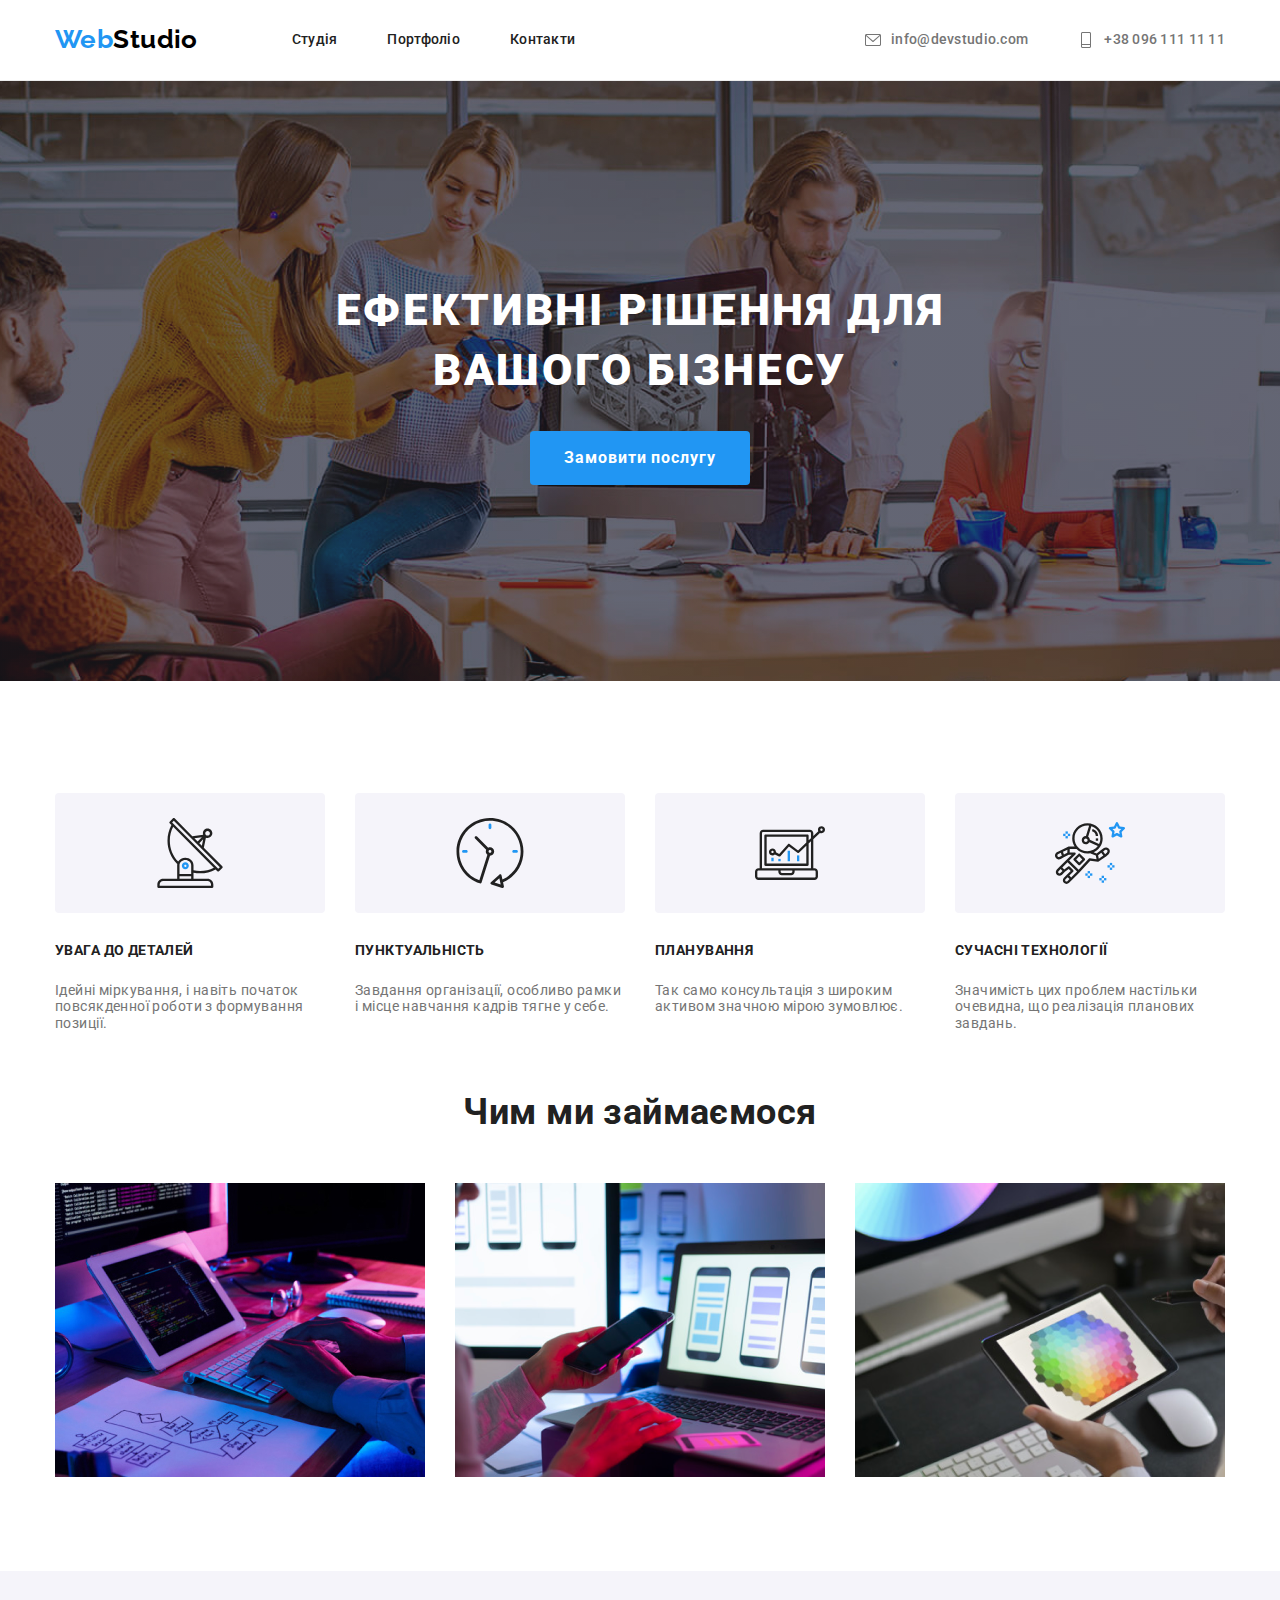
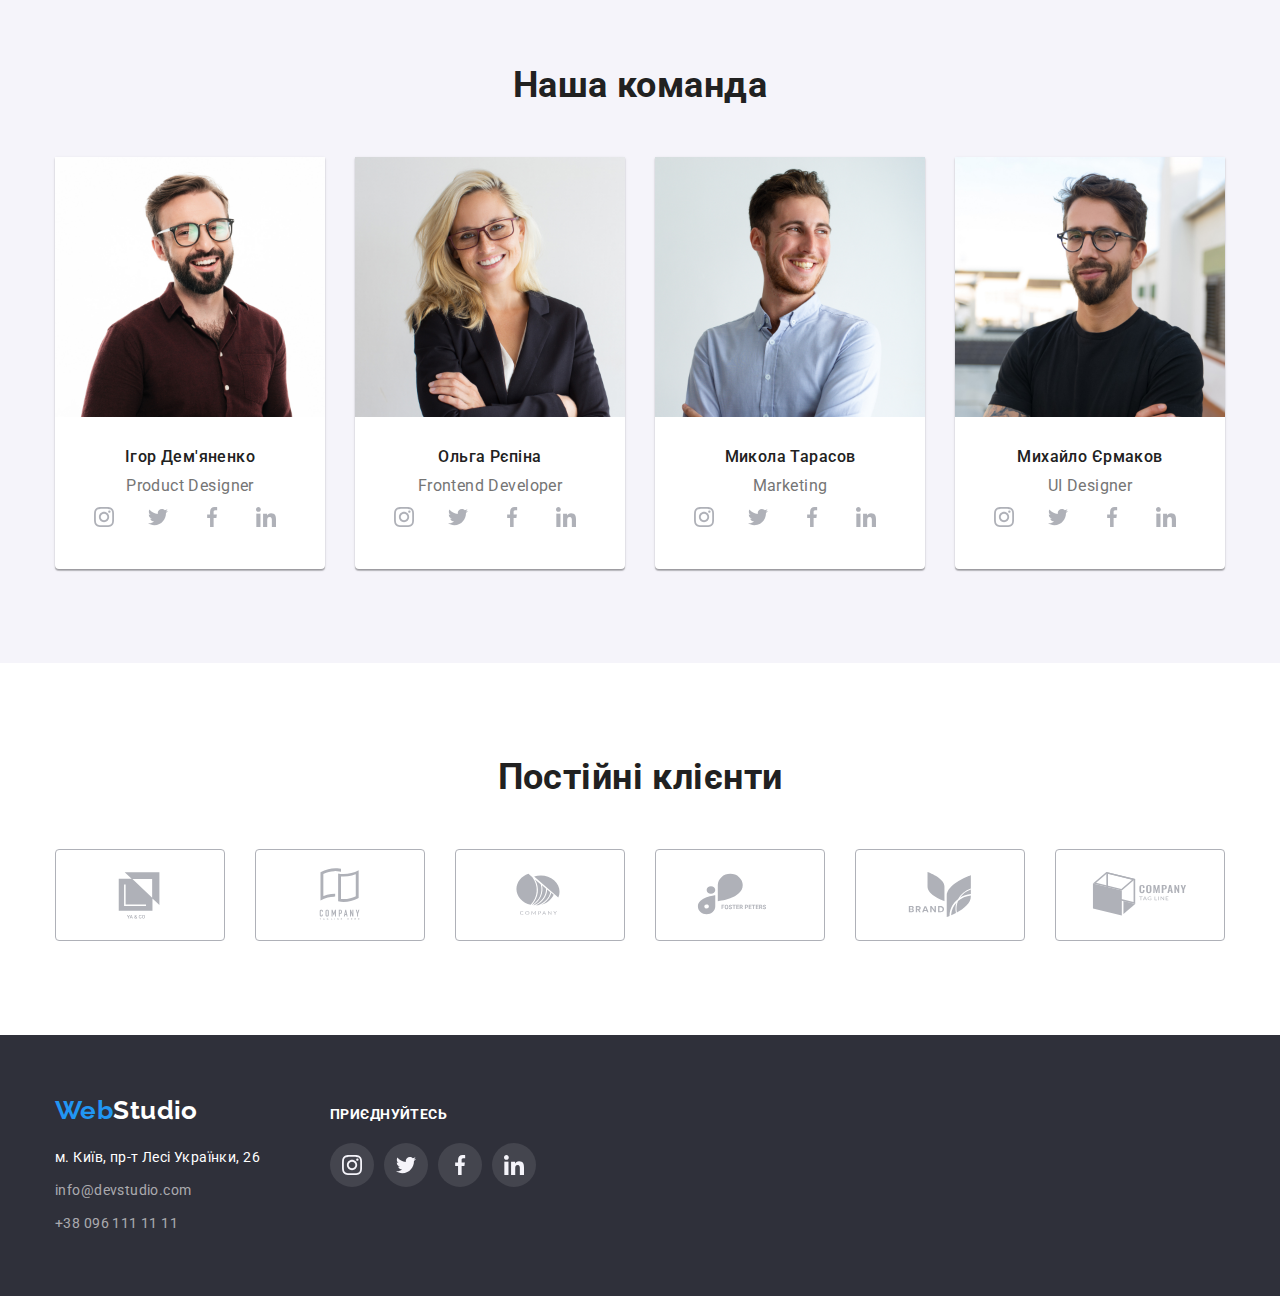
<file: index.html>
<!DOCTYPE html>
<html lang="ua">

<head>
    <meta charset="UTF-8">
    <meta http-equiv="X-UA-Compatible" content="IE=edge">
    <meta name="viewport" content="width=device-width, initial-scale=1.0">
    <link rel="preconnect" href="https://fonts.googleapis.com">
    <link rel="preconnect" href="https://fonts.gstatic.com" crossorigin>
    
<link href="https://fonts.googleapis.com/css2?family=Raleway:wght@700&family=Roboto:wght@400;500;700;900&display=swap"
rel="stylesheet">
<link rel="stylesheet"
href="https://cdnjs.cloudflare.com/ajax/libs/modern-normalize/1.1.0/modern-normalize.min.css">
    <link rel="stylesheet" href="./css/styles.css">
    <title>Студия</title>
</head>
<!--Шапка-->
<body>
    <header class="header-page">
        <div class="container main-nav">
            <nav class="nav">
                <a href="./index.html" class="logo"><span class="logo-word">Web</span>Studio</a>
                <ul class="site-nav list">
                    <li class="item"><a href="./index.html" class="link">Студія</a></li>
                    <li class="item"><a href="./portfolio.html" class="link">Портфоліо</a></li>
                    <li class="item"><a href="" class="link">Контакти</a></li>
                </ul>
            </nav>
<ul class="contact list">
    <li class="item">
        <a href="mailto:info@devstudio.com" class="link-envelope link">
            <svg class="icon-envelope" width="16" height="16">
                <use href="./images/icons.svg/svg-1.svg#icon-amail-1"></use>
            </svg>
            info@devstudio.com
        </a>
    </li>
    <li class="item">
        <a href="tel:+380961111111" class="link-smartphone link">
            <svg class="icon-smartphone" width="16" height="16">
                <use href="./images/icons.svg/svg-1.svg#icon-phone-2"></use>
            </svg>
            +38 096 111 11 11
        </a>
    </li>
</ul>
</div>
</header>
<main>
        <!--Замовити послугу-->
        <section class="hero section overlay">
            <div class="container">
                <h1 class="hero-title">Ефективні рішення для вашого бізнесу</h1>
                <button type="button" class=" button button-primary">Замовити послугу</button>
            </div>
        </section>
        <!-- Особливості -->
<section class="features-section section">
            <div class="container">
                <h2 class="vissually-hidden"></h2>
                <ul class="features list">
                    <li class="item">
                            <div class="icon-container">
                                <svg class="antenna" width="70" height="70">
                                    <use href="./images/icons.svg/symbol-defs.svg#icon-antenna-1-1">
                                    </use>
                                </svg>
                            </div>
                        <h3 class="features-title">Увага до деталей</h3>
                        <p class="feature-text">Ідейні міркування, і навіть початок повсякденної роботи з формування позиції.
                        </p>
                    </li>
                    <li class="item">
                        <div class="icon-container">
                            <svg class="clock" width="70" height="70">
                                <use href="./images/icons.svg/symbol-defs.svg#icon-clock-1-1">
                                </use>
                            </svg>
                        </div>
                        <h3 class="features-title">Пунктуальність</h3>
                        <p class="feature-text">Завдання організації, особливо рамки і місце навчання кадрів тягне у себе.</p>
                    </li>
                    <li class="item">
                            <div class="icon-container">
                            <svg class="diagram" width="70" height="70">
                                <use href="./images/icons.svg/symbol-defs.svg#icon-diagram-1-1">
                                 </use>
                                </svg>
                         </div>
                        <h3 class="features-title">Планування</h3>
                        <p class="feature-text">Так само консультація з широким активом значною мірою зумовлює.</p>
                    </li>
                    <li class="item">
                        <div class="icon-container">
                            <svg class="astronaut" width="70" height="70">
                                <use href="./images/icons.svg/symbol-defs.svg#icon-astronaut-1-1">
                                </use>
                            </svg>
                        </div>
                        <h3 class="features-title">Сучасні технології</h3>
                        <p class="feature-text">Значимість цих проблем настільки очевидна, що реалізація планових завдань.
                        </p>
                    </li>
                </ul>
            </div>

        </section>
        
        <!--Чим ми займаємося-->
    <section class="works section">
        <div class="container">
            <h2 class="section-title">Чим ми займаємося</h2>
            <ul class=" works-images list">
                    <li class="item"><img src="./images/img.jpg " alt="Человек печатает на клавиатуре" class="work"
                            width="370" height="294"></li>
                    <li class="item"><img src="./images/img1.png" alt="Человек держит смартфон в руке" class="work"
                            width="370" height="294"></li>
                    <li class="item"><img src="./images/img2.png" alt="Человек держит планшет в руке" class="work"
                            width="370" height="294"></li>
                </ul>
            </div>
        </section>
        <!--Наша команда-->
        <section class="team section">
            <div class="container">
                <h2 class="section-title">Наша команда</h2>
                <ul class="team-list list">
                    <li class="item team-item">
                        <img 
                        src="./images/img3.jpg" class="team-img" alt="Фото Ігор Дем'яненко" width="270" height="260">
                      <div class="img-descr">
                            <h3 class="team-member">Ігор Дем'яненко</h3>
                            <p class="team-descrp"lang="en">Product Designer</p>
                            <ul class="list team-link-list team-link">
                                <li class="social-link">
                                    <a class="team-icon-link" href="#">
                                        <svg class="team-social-icon" width="20" height="20">
                                            <use href="./images/icons.svg/symbol-defs 1.svg#icon-instagram-2">
                                            </use>
                                        </svg>
                                     </a>
                                </li>
                                <li class="social-link">
                                    <a class="team-icon-link" href="#">
                                        <svg class="team-social-icon" width="20" height="20">
                                            <use href="./images/icons.svg/symbol-defs 1.svg#icon-twitter-1">
                                            </use>
                                        </svg>
                                    </a>
                                </li>
                            <li class="social-link">
                                    <a class="team-icon-link" href="#">
                                        <svg class="team-social-icon" width="20" height="20">
                                            <use href="./images/icons.svg/symbol-defs 1.svg#icon-facebook-1">
                                            </use>
                                        </svg>
                                    </a>
                            <li class="social-link">
                    
                                    <a class="team-icon-link" href="#">
                                        <svg class="team-social-icon" width="20" height="20">
                                            <use href="./images/icons.svg/symbol-defs 1.svg#icon-linkedin-1">
                                            </use>
                                        </svg>
                                    </a>
                                </li>
                           </ul>
                        </div>
                            
                    </li>
                    <li class="item">
                        <img src="./images/img4.jpg" class="team-img" alt="Фото Ольга Репіна" width="270" height="260">
                     <div class="img-descr">
                            <h3 class="team-member">Ольга Рєпіна</h3>
                            <p class="team-descrp" lang="en">Frontend Developer</p>
                            <ul class="list team-link-list team-link">
                                <li class="social-link">
                                        <a class="team-icon-link" href="#">
                                            <svg class="team-social-icon" width="20" height="20">
                                                <use href="./images/icons.svg/symbol-defs 1.svg#icon-instagram-2">
                                                </use>
                                            </svg>
                                        </a>
                                    </li>
                                <li class="social-link">
                                        <a class="team-icon-link" href="#">
                                            <svg class="team-social-icon" width="20" height="20">
                                                <use href="./images/icons.svg/symbol-defs 1.svg#icon-twitter-1">
                            
                                                </use>
                                            </svg>
                                        </a>
                                    </li>
                                 <li class="social-link"> 
                                        <a class="team-icon-link" href="#">
                                            <svg class="team-social-icon" width="20" height="20">
                                                <use href="./images/icons.svg/symbol-defs 1.svg#icon-facebook-1">
                                                </use>
                                            </svg>
                                        </a>
                                 </li>
                                    <li class="social-link">
                                        <a class="team-icon-link" href="#">
                                            <svg class="team-social-icon" width="20" height="20">
                                                <use href="./images/icons.svg/symbol-defs 1.svg#icon-linkedin-1">
                            
                                                </use>
                                            </svg>
                                        </a>
                                    </li>
                                </ul>
                     </div>
                    </li>
                    <li class="item">
                        <img src="./images/img5.jpg" class="team-img" alt="Фото Микола Тарасов" width="270" height="260">
                        <div class="img-descr">
                            <h3 class="team-member">Микола Тарасов</h3>
                            <p class="team-descrp" lang="en">Marketing</p>
                            <ul class="list team-link-list team-link">
                                <li class="social-link">
                                        <a class="team-icon-link" href="#">
                                            <svg class="team-social-icon" width="20" height="20">
                                                <use href="./images/icons.svg/symbol-defs 1.svg#icon-instagram-2">
                                                </use>
                                            </svg>
                                        </a>
                                    </li>
                                <li class="social-link">
                                        <a class="team-icon-link" href="#">
                                            <svg class="team-social-icon" width="20" height="20">
                                                <use href="./images/icons.svg/symbol-defs 1.svg#icon-twitter-1">
                                                </use>
                                            </svg>
                                        </a>
                                    </li>
                                <li class="social-link">
                                        <a class="team-icon-link" href="#">
                                            <svg class="team-social-icon" width="20" height="20">
                                                <use href="./images/icons.svg/symbol-defs 1.svg#icon-facebook-1">
                                                </use>
                                            </svg>
                                        </a>
                                    </li>
                                <li class="social-link">
                                        <a class="team-icon-link" href="#">
                                            <svg class="team-social-icon" width="20" height="20">
                                                <use href="./images/icons.svg/symbol-defs 1.svg#icon-linkedin-1">
                                                </use>
                                            </svg>
                                        </a>
                                    </li>
                                </ul>
                        </div>
                            
                    </li>
                    <li class="item">
                        <img src="./images/img6.jpg" class="team-img" alt="Фото Михайло Єрмаков" width="270" height="260">
                        <div class="img-descr">
                            <h3 class="team-member">Михайло Єрмаков</h3>
                            <p class="team-descrp" lang="en">UI Designer</p>
                            <ul class="list team-link-list team-link">
                                <li class="social-link">
                                            <a class="team-icon-link" href="#">
                                                <svg class="team-social-icon" width="20" height="20">
                                                    <use href="./images/icons.svg/symbol-defs 1.svg#icon-instagram-2">
                                
                                                    </use>
                                                </svg>
                                            </a>
                                        </li>
                                        <li class="social-link">
                                            <a class="team-icon-link" href="#">
                                                <svg class="team-social-icon" width="20" height="20">
                                                    <use href="./images/icons.svg/symbol-defs 1.svg#icon-twitter-1">
                                
                                                    </use>
                                                </svg>
                                            </a>
                                        </li>
                                    <li class="social-link">
                                            <a class="team-icon-link" href="#">
                                                <svg class="team-social-icon" width="20" height="20">
                                                    <use href="./images/icons.svg/symbol-defs 1.svg#icon-facebook-1">
                                
                                                    </use>
                                                </svg>
                                            </a>
                                        </li>
                                        <li class="social-link">
                                            <a class="team-icon-link" href="#">
                                                <svg class="team-social-icon" width="20" height="20">
                                                    <use href="./images/icons.svg/symbol-defs 1.svg#icon-linkedin-1">
                                
                                                    </use>
                                                </svg>
                                            </a>
                                        </li>
                                    </ul>

                        </div>
                    </li>
                </ul>
            </div>
            </section>
    <!-- CLIENTS -->
    <section class="section">
        <div class="container">
            <h2 class="section-title">Постійні клієнти</h2>
            <ul class="clients-list list">
                <li class="clients-list-item">
                    <a class="clients-item-link" href="#">
                        <svg class="clients-icon" width="106" height="60">
                            <use href="./images/icons.svg/svg-2.svg#icon-logo-1"></use>
                        </svg>
                    </a>
                </li>
                <li class="clients-list-item">
                    <a class="clients-item-link" href="#">
                        <svg class="clients-icon" width="106" height="60">
                            <use href="./images/icons.svg/svg-2.svg#icon-logo-2"></use>
                        </svg>
                    </a>
                </li>
                <li class="clients-list-item">
                    <a class="clients-item-link" href="#">
                        <svg class="clients-icon" width="106" height="60">
                            <use href="./images/icons.svg/svg-2.svg#icon-logo-3"></use>
                        </svg>
                    </a>
                </li>
                <li class="clients-list-item">
                    <a class="clients-item-link" href="#">
                        <svg class="clients-icon" width="106" height="60">
                            <use href="./images/icons.svg/svg-2.svg#icon-logo-4"></use>
                        </svg>
                    </a>
                </li>
                <li class="clients-list-item">
                    <a class="clients-item-link" href="#">
                        <svg class="clients-icon" width="106" height="60">
                            <use href="./images/icons.svg/svg-2.svg#icon-logo-5"></use>
                        </svg>
                    </a>
                </li>
                <li class="clients-list-item">
                    <a class="clients-item-link" href="#">
                        <svg class="clients-icon" width="106" height="60">
                            <use href="./images/icons.svg/svg-2.svg#icon-logo-6"></use>
                        </svg>
                    </a>
                </li>
            </ul>
        </div>
    </section>
    </main>
            <!--Нижня шапка-->
            <footer class="footer">
                <div class="page-footer container">
                    <div class="adress-container">
                <a href="./index.html" class="logo"><span class="logo-word">Web</span>Studio</a>
                    <address>
                        <ul class="adress-list list">
                            <li class="item"> <a href="https://goo.gl/maps/piqngm7oDQpEDh6u6" class="address-list-link" target="_blank"
                                    rel="noopener nofollow noreferrer">м. Київ, пр-т Лесі Українки, 26</a> </li>
                                    <li class="item"> <a href="maito:info@devstudio.com" class="address-list-tel">info@devstudio.com</a> </li>
                        <li class="item"> <a href="tel:+380961111111" class="address-list-tel">+38 096 111 11 11</a> </li>
                        </ul>
                    </address>
                </div>
            <div class="link-container">
                <p class="footer-link-container-title">приєднуйтесь</p>
                <ul class="list footer-links-list">
                    <li class="footer-links-item">
                        <a class="footer-social-links" href="">
                            <svg class="footer-social-link-icon" width="20" height="20">
                                <use href="./images/icons.svg/symbol-defs 1.svg#icon-instagram-2"></use>
                            </svg>
                        </a>
                    </li>
                    <li class="footer-links-item">
                        <a class="footer-social-links" href="">
                            <svg class="footer-social-link-icon" width="20" height="20">
                                <use href="./images/icons.svg/symbol-defs 1.svg#icon-twitter-1"></use>
                            </svg>
                        </a>
                    </li>
                    <li class="footer-links-item">
                        <a class="footer-social-links" href="">
                            <svg class="footer-social-link-icon" width="20" height="20">
                                <use href="./images/icons.svg/symbol-defs 1.svg#icon-facebook-1"></use>
                            </svg>
                        </a>
                    </li>
                    <li class="footer-links-item">
                        <a class="footer-social-links" href="">
                            <svg class="footer-social-link-icon" width="20" height="20">
                                <use href="./images/icons.svg/symbol-defs 1.svg#icon-linkedin-1"></use>
                            </svg>
                        </a>
                    </li>
                </ul>
            </div>
            </div>
            </footer>
            </body>
            
            </html>
</file>
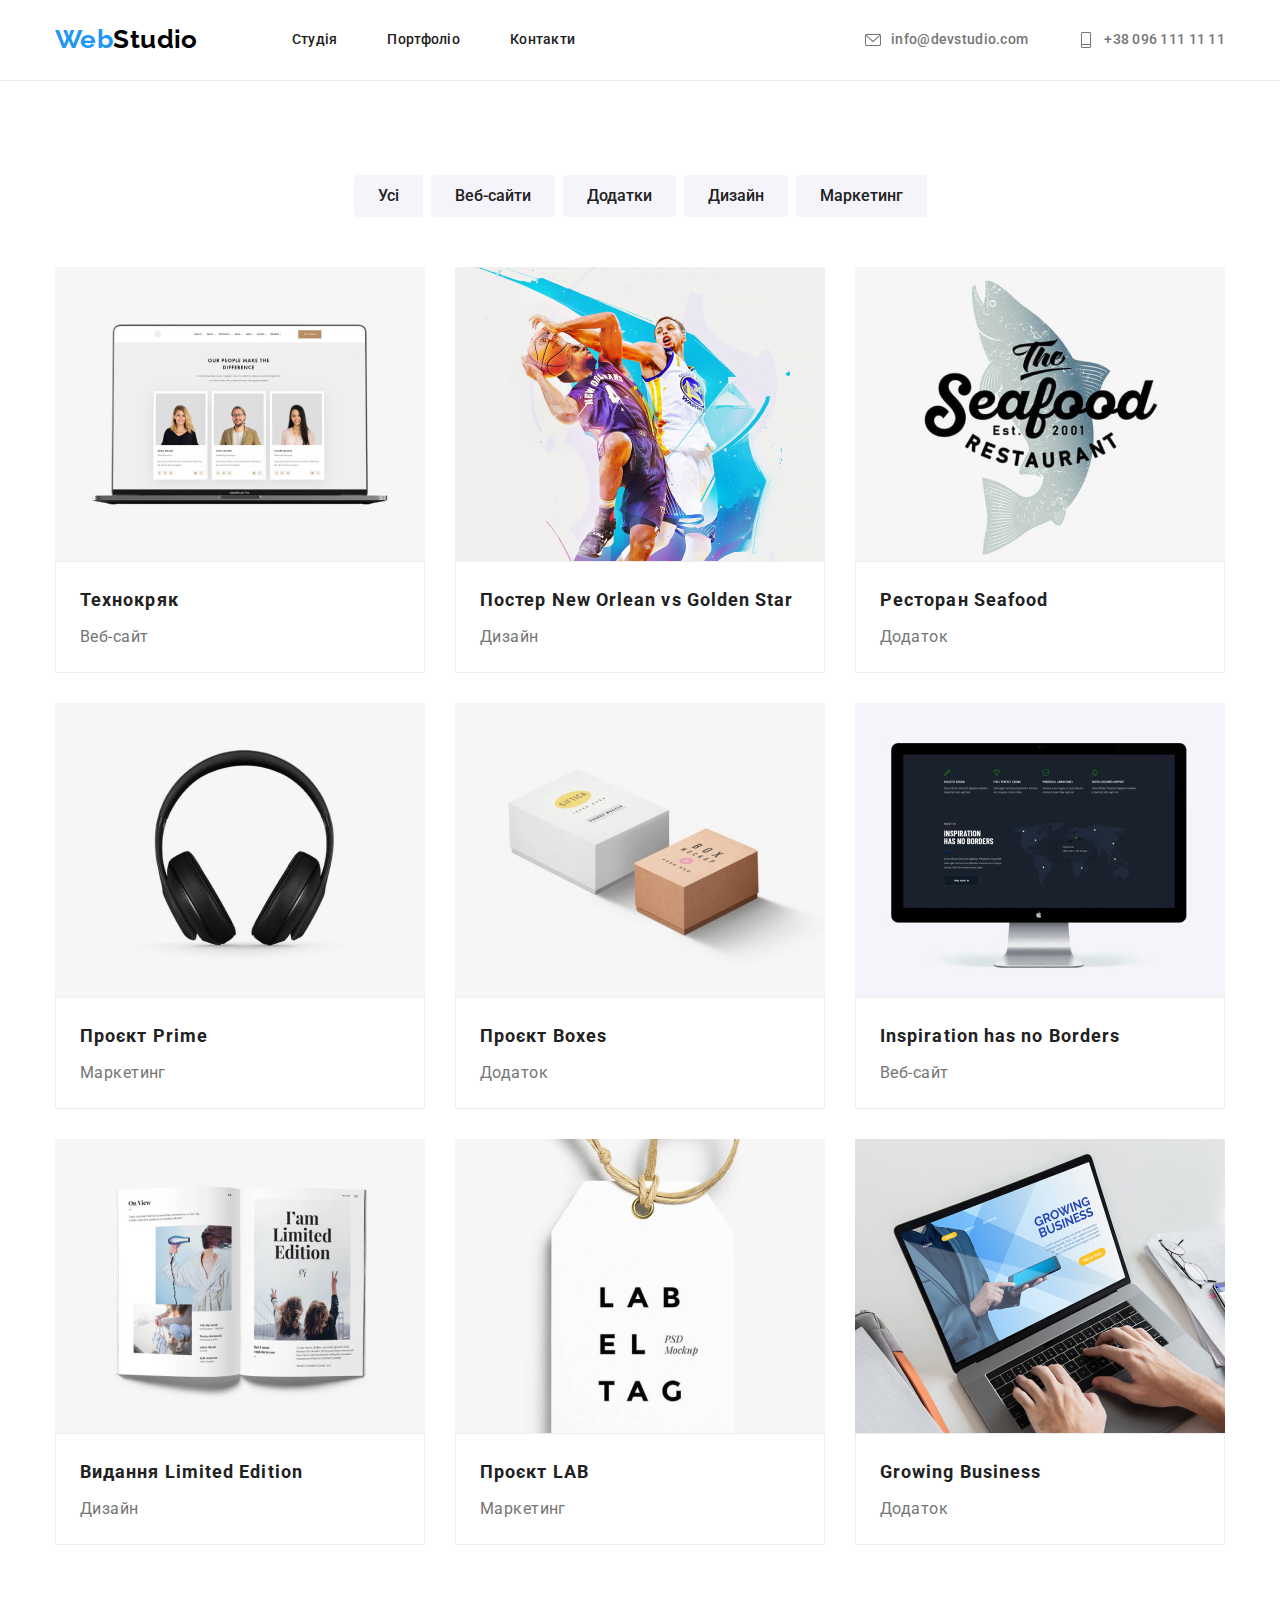
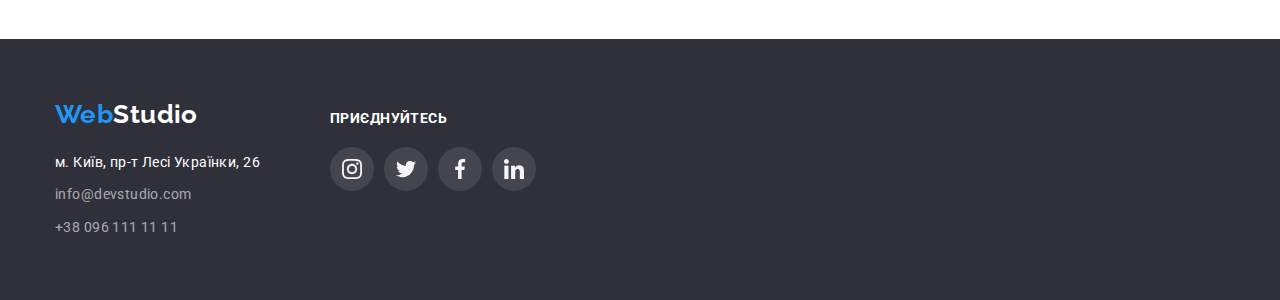
<file: portfolio.html>
<!DOCTYPE html>
<html lang="ua">

<head>
    <meta charset="UTF-8">
    <meta http-equiv="X-UA-Compatible" content="IE=edge">
    <meta name="viewport" content="width=device-width, initial-scale=1.0">
    <link rel="preconnect" href="https://fonts.googleapis.com">
    <link rel="preconnect" href="https://fonts.gstatic.com" crossorigin>
   
      <link href="https://fonts.googleapis.com/css2?family=Raleway:wght@700&family=Roboto:wght@400;500;700;900&display=swap"
rel="stylesheet">
<link rel="stylesheet"
        href="https://cdnjs.cloudflare.com/ajax/libs/modern-normalize/1.1.0/modern-normalize.min.css">
    <link rel="stylesheet" href="./css/styles.css">
    <title>Студія</title>
</head>

<body>
    <!--Шапка сторінки-->
    <header class="header-page">
        <div class="container main-nav">
            <nav class="nav">
        <a href="./index.html" class="logo"><span class="logo-word">Web</span>Studio</a>
                <ul class="site-nav list">
                    <li class="item"><a href="./index.html" class="link ">Студія</a></li>
                    <li class="item"><a href="./portfolio.html" class="link">Портфоліо</a></li>
                    <li class="item"><a href="" class="link">Контакти</a></li>
                </ul>
            </nav>
            <ul class="contact list">
                <li class="item">
                    <a href="mailto:info@devstudio.com" class="link-envelope link">
                        <svg class="icon-envelope" width="16" height="16">
                            <use href="./images/icons.svg/svg-1.svg#icon-amail-1"></use>
                        </svg>
                        info@devstudio.com
                    </a>
                </li>
                <li class="item">
                    <a href="tel:+380961111111" class="link-smartphone link">
                        <svg class="icon-smartphone" width="16" height="16">
                            <use href="./images/icons.svg/svg-1.svg#icon-phone-2"></use>
                        </svg>
                        +38 096 111 11 11
                    </a>
                </li>
            </ul>
        </div>
    </header>
<!--Головна сторінка-->
    <main>
        <section class="portfolio section">
            <div class="container">
            
                <h1 class="visually-hidden">Портфоліо</h1>
                <ul class="portfolio-nav list">
                    <li class="portfolio-nav-item item"><button type="button" class="button button-secondary">Усі</button></li>
                    <li class="portfolio-nav-item item"><button type="button" class="button button-secondary">Веб-сайти</button></li>
                    <li class="portfolio-nav-item item"><button type="button" class="button button-secondary">Додатки</button></li>
                    <li class="portfolio-nav-item item"><button type="button" class="button button-secondary">Дизайн</button></li>
                    <li class="portfolio-nav-item item"><button type="button" class="button button-secondary">Маркетинг</button></li>
                </ul>

        <ul class="portfolio-list list">
            <li class="portfolio-list-item item">
                <a href="" class="portfolio-item">
                    <img src="./images/img.number1.jpg" class="portfolio-img" alt="Технокряк" width="370" height="294">
                </a>
                <div class="img-descr">
                    <h2 class="portfolio-title">Технокряк</h2>
                    <p class="portfolio-descrp">Веб-сайт</p>
                </div>
        
            </li>
            <li class="portfolio-list-item item">
                <a href="" class="portfolio-item">
                    <img src="./images/img.number2.jpg" class="portfolio-img alt=" Постер New Orlean vs Golden Star
                        width="370" height="294">
                </a>
                <div class="img-descr">
                    <h2 class="portfolio-title">Постер <span lang="en">New Orlean vs Golden Star</span></h2>
                    <p class="portfolio-descrp">Дизайн</p>
                </div>
            </li>
            <li class="portfolio-list-item item">
                <a href="" class="portfolio-item">
                    <img src="./images/img.number3.jpg" class="portfolio-img alt=" Ресторан Seafood width="370" height="294">
                </a>
                <div class="img-descr">
                    <h2 class="portfolio-title">Ресторан <span lang="en">Seafood</span></h2>
                    <p class="portfolio-descrp">Додаток</p>
                </div>
            </li>
            <li class="portfolio-list-item item">
                <a href="" class="portfolio-item">
                    <img src="./images/img.number4.jpg" class="portfolio-img alt=" Проект Prime width="370" height="294"></a>
                <div class="img-descr">
                    <h2 class="portfolio-title">Проєкт <span lang="en">Prime</span></h2>
                    <p class="portfolio-descrp">Маркетинг</p>
                </div>
            </li>
            <li class="portfolio-list-item item">
                <a href="" class="portfolio-item">
                    <img src="./images/img.number5.jpg" class="portfolio-img alt=" Проект Boxes width="370" height="294">
                </a>
                <div class="img-descr">
                    <h2 class="portfolio-title">Проєкт <span lang="en">Boxes</span></h2>
                    <p class="portfolio-descrp">Додаток</p>
                </div>
            </li>
            <li class="portfolio-list-item item">
                <a href="" class="portfolio-item">
                    <img src="./images/img.number6.jpg" class="portfolio-img alt=" Inspiration has no Borders width="370"
                        height="294"></a>
                <div class="img-descr">
                    <h2 class="portfolio-title" lang="en">Inspiration has no Borders</h2>
                    <p class="portfolio-descrp">Веб-сайт</p>
                </div>
            </li>
            <li class="portfolio-list-item item">
                <a href="" class="portfolio-item">
                    <img src="./images/img.number7.jpg" class="portfolio-img alt=" В Limited Edition width="370"
                        height="294"></a>
                <div class="img-descr">
                    <h2 class="portfolio-title">Видання <span lang="en">Limited Edition</span></h2>
                    <p class="portfolio-descrp">Дизайн</p>
                </div>
            </li>
            <li class="portfolio-list-item item">
                <a href="" class="portfolio-item">
                    <img src="./images/img.number8.jpg" class="portfolio-img alt=" Проєкт LAB width="370" height="294"></a>
                <div class="img-descr">
                    <h2 class="portfolio-title">Проєкт <span lang="en">LAB</span></h2>
                    <p class="portfolio-descrp">Маркетинг</p>
                </div>
            </li>
            <li class="portfolio-list-item item">
                <a href="" class="portfolio-item">
                    <img src="./images/img.number9.jpg" class="portfolio-img alt=" Growing Business width="370"
                        height="294"></a>
                <div class="img-descr">
                    <h2 class="portfolio-title" lang="en">Growing Business</h2>
                    <p class="portfolio-descrp">Додаток</p>
                </div>
            </li>
        </ul>
        </div>
        </section>
        
        </main>
                    <!--Нижня шапка-->
                    <footer class="footer">
                        <div class="page-footer container">
                            <div class="adress-container">
                                <a href="./index.html" class="logo"><span class="logo-word">Web</span>Studio</a>
                                <address>
                                    <ul class="adress-list list">
                                        <li class="item"> <a href="https://goo.gl/maps/piqngm7oDQpEDh6u6" class="address-list-link"
                                                target="_blank" rel="noopener nofollow noreferrer">м. Київ, пр-т Лесі Українки, 26</a> </li>
                                        <li class="item"> <a href="maito:info@devstudio.com" class="address-list-tel">info@devstudio.com</a> </li>
                                        <li class="item"> <a href="tel:+380961111111" class="address-list-tel">+38 096 111 11 11</a> </li>
                                    </ul>
                                </address>
                            </div>
                            <div class="link-container">
                                <p class="footer-link-container-title">приєднуйтесь</p>
                                <ul class="list footer-links-list">
                                    <li class="footer-links-item">
                                        <a class="footer-social-links" href="">
                                            <svg class="footer-social-link-icon" width="20" height="20">
                                                <use href="./images/icons.svg/symbol-defs 1.svg#icon-instagram-2"></use>
                                            </svg>
                                        </a>
                                    </li>
                                    <li class="footer-links-item">
                                        <a class="footer-social-links" href="">
                                            <svg class="footer-social-link-icon" width="20" height="20">
                                                <use href="./images/icons.svg/symbol-defs 1.svg#icon-twitter-1"></use>
                                            </svg>
                                        </a>
                                    </li>
                                    <li class="footer-links-item">
                                        <a class="footer-social-links" href="">
                                            <svg class="footer-social-link-icon" width="20" height="20">
                                                <use href="./images/icons.svg/symbol-defs 1.svg#icon-facebook-1"></use>
                                            </svg>
                                        </a>
                                    </li>
                                    <li class="footer-links-item">
                                        <a class="footer-social-links" href="">
                                            <svg class="footer-social-link-icon" width="20" height="20">
                                                <use href="./images/icons.svg/symbol-defs 1.svg#icon-linkedin-1"></use>
                                            </svg>
                                        </a>
                                    </li>
                                </ul>
                            </div>
                        </div>
                    </footer>
                    </body>
                    
                    </html>
</file>
<file: css/styles.css>
html {
  box-sizing: border-box;
}

*,
*::after,
*::before {
  box-sizing: inherit;
}

h1,
h2,
h3,
h4,
h5,
h6,
p {
  margin-top: 0;
}

a {
  text-decoration: none;
  color: inherit;
}

address {
  font-style: normal;
}


:root {
  --title-text-color: #212121;
  --primary-text-color: #757575;
  --accent-color: #2196F3;
  --deep-blue: #188CE8;
  --button-white-color: #FFFFFF;
  --background-section: #2F303A;
  --background-color: #F5F4FA;
  --black: #000000;
}

body {
  color: var(--primary-text-color);
  font-family: 'Roboto', sans-serif;
  letter-spacing: 0.03em;
  font-size: 14px;
  line-height: 1.71;
}

.list {
  list-style: none;
  padding-left: 0;
  margin: 0;
}

.container {
  width: 1200px;
  padding-left: 15px;
  padding-right: 15px;
  margin-left: auto;
  margin-right: auto;
}

.section {
  padding-top: 94px;
  padding-bottom: 94px;
}

/*Шапка*/

.header-page {
border-bottom: 1px solid #ECECEC;
padding-top: 24px;
padding-bottom: 25px;
}


/*Логотип*/

.logo {
color: var(--black);
  text-decoration: none;
  font-family: 'Raleway', sans-serif;
  font-weight: 700;
  font-size: 26px;
  line-height: 1.2;


}

.nav .logo {
  margin-right: 94px;
}

.logo .logo-word {
color: var(--accent-color);
}

.main-nav {
  display: flex;
  align-items: center;
  justify-content: space-between;
}

.nav,
.site-nav {
  display: flex;
  align-items: center;
}


.site-nav .item:not(:last-child) {
  margin-right: 50px;
}

.site-nav .link {
  color: var(--title-text-color);
  text-decoration: none;
  font-weight: 500;
  line-height: 1.14;
  letter-spacing: 0.02em;
}

.site-nav .current {
  color: var(--accent-color);
}

.site-nav .link:hover,
.site-nav .link:focus {
  color: var(--accent-color);
}

.icon-envelope {
  margin-right: 10px;
  fill: currentColor;
}

.link-envelope {
  align-items: center;
  display: flex;
}

.icon-smartphone {
  margin-right: 10px;
  fill: currentColor;
}

.link-smartphone {
  align-items: center;
  display: flex;
}

.contact {
  display: flex;
}

.contact .link {
 color: var(--primary-text-color);
  text-decoration: none;
  font-weight: 500;
  line-height: 1.14;
  letter-spacing: 0.02em;
}

.contact .item:not(:last-child)
 { margin-right: 50px;
}

.contact .link:hover,
.contact .link:focus {
  color: var(--accent-color);
}


.hero {
  background-color: var(--background-section);
  text-align: center;
  padding-top: 200px;
  padding-bottom: 200px;

}

.overlay{
  max-width: 1600px;
  margin-left: auto;
  margin-right: auto;
  height: 600px;
  background-image: linear-gradient(to right, 
  rgba(47,48,58, 0.4),
  rgba(47, 48, 58, 0.4)
  ),
  url("../images/first\ img.jpg");
  background-position: center;
  background-repeat: no-repeat;
  background-size: cover;
}



.hero .hero-title {
      display: block;
      width: 696px;
      text-align: center;
      margin-right: auto;
      margin-left: auto;

      color: var(--button-white-color);
      font-weight: 900;
      font-size: 44px;
      line-height: 1.36;
      letter-spacing: 0.06em;
      text-transform: uppercase;

      margin-top: 0;
      margin-bottom: 30px;
  }

/*Button*/

.button {
  font-size: 16px;
  text-align: center;
  cursor: pointer;
  font-family: inherit;
  border-color: transparent;
  border-radius: 4px;
}

.button-primary {
  color: var(--button-white-color);
  background-color: var(--accent-color);

  font-weight: 700;
  line-height: 1.88;
  letter-spacing: 0.06em;

  padding: 10px 32px;
  min-width: 200px;
}

.button-secondary {
  display: inline-block;
  color: var(--title-text-color);
  background-color: var(--background-color);

  font-weight: 500;
  line-height: 1.62;

  padding: 6px 22px;
}

.button-secondary:not(:last-child) {
  margin-right: 8px;
}

.button-primary:hover,
.button-primary:focus {
color: var(--background-color);
background-color: var(--deep-blue);
}

.button-secondary:hover,
.button-secondary:focus {
color: var(--button-white-color);
  background-color: var(--accent-color);
}

.button.active {
  color: var(--button-white-color);
  background-color: var(--accent-color);
}

/*FEATURES*/


.visually-hidden {
  position: absolute;
  width: 1px;
  height: 1px;
  margin: -1px;
  border: 0;
  padding: 0;

  white-space: nowrap;
  clip-path: inset(100%);
  clip: rect(0 0 0 0);
  overflow: hidden;
}

.features-section{
  padding-bottom: 47px;
}

.features {
  display: flex;
  flex-wrap: wrap;

}

.features .item {
  width: 270px;
}

.features .item:not(:last-child) {
  margin-right: 30px;
}
.features .features-title {
  color: var(--title-text-color);
  font-size: 14px;
  line-height: 1.14;
  text-transform: uppercase;
  margin-top: 0px;
  margin-bottom: 10px;
}

.features .feature-text {
  line-height: 1.17;
  margin-bottom: 0;
  margin-top: 0;



}

.works {
  padding-top: 0;
}

.works .works-images {
  display: flex;
}

.works-images .work {
  display: block;
  max-width: 100%;
  height: auto;
}


.works .works-images .item:not(:last-child) {
  margin-right: 30px;
}

.section-title {
  color: var(--title-text-color);
  font-size: 36px;
  line-height: 1.16;
  text-align: center;
  margin-top: 0px;
  margin-bottom: 50px;
}
*/
.team {
  background-color: var(--background-color);
}

.team-list {
  display: flex;
}

.team-list .item {
  box-shadow: 0px 1px 3px rgba(0, 0, 0, 0.12), 0px 1px 1px rgba(0, 0, 0, 0.14), 0px 2px 1px rgba(0, 0, 0, 0.2);
  border-radius: 0px 0px 4px 4px;
  text-align: center;
  background-color: var(--button-white-color);
}

.team-list .item:not(:last-child) {
  margin-right: 30px;
}

.team-list .item .img-descr {
  padding-top: 30px;
  padding-bottom: 30px;
}

.team .team-member {
  color: var(--title-text-color);
  font-weight: 500;
  font-size: 16px;
  line-height: 1.19;
  margin-bottom: 0;
  margin-bottom: 10px;
}

.team .team-descrp {
  font-size: 16px;
  line-height: 1.19;
  margin-bottom: 0;
}

.team-list .item .team-img {
  display: block;
  max-width: 100%;
  height: auto;
}

.footer {
  background-color: var(--background-section);
  padding-top: 60px;
  padding-bottom: 60px;
}

.footer .page-footer .logo {
  display: block;
  color: var(--button-white-color);
  margin-bottom: 20px;
}

.address-list .list .item:not(:last-child) {
  margin-bottom: 9px;
}

.address-list .address {
  font-style: normal;
  color: var(--button-white-color);
  text-decoration: none;
  font-size: 14px;
  line-height: 1.71;
}

.address-list .mail:hover,
.address-list .mail:focus,
.address-list .tel:hover,
.address-list .tel:focus {
  color: var(--accent-color);
}

.address-list .mail,
.address-list .tel {
  font-style: normal;
  color: rgba(255, 255, 255, 0.6);
  text-decoration: none;
  font-size: 14px;
  line-height: 1.71;
}



.portfolio-item {
  text-decoration: none;

}

.portfolio-title {
  color: var(--title-text-color);
  font-size: 18px;
  line-height: 2;
  letter-spacing: 0.06em;
  margin-bottom: 4px;
  margin-top: 0;
}

.portfolio-descrp {
  font-size: 16px;
  line-height: 1.88;
  padding-top: 0;
  margin-top: 0;
  margin-bottom: 0;
}

.portfolio-list {
  display: flex;
  flex-wrap: wrap;

  margin: -15px;
}


.portfolio-list .item {
  margin: 15px;

}

.portfolio-list .item .img-descr {
  border: 1px solid #EEEEEE;
  padding-top: 20px;
  padding-bottom: 20px;
  padding-right: 24px;
  padding-left: 24px;
}

.item .portfolio-img {
  display: block;
  max-width: 100%;
  height: auto;
}

.portfolio-nav {
  display: flex;
  justify-content: center;
  margin-bottom: 50px;
}

.portfolio-nav .item:not(:last-child) {
  margin-right: 8px;
}
/* ======================FEATURES================= */
.visually-hidden {
  position: absolute;
  width: 1px;
  height: 1px;
  margin: -1px;
  border: 0;
  padding: 0;

  white-space: nowrap;
  clip-path: inset(100%);
  clip: rect(0 0 0 0);
  overflow: hidden;
}

.features-section {
  padding-bottom: 47px;
}

.features {
  display: flex;
  flex-wrap: wrap;

}

.features .item {
  width: calc((100% - 90px) / 4);
}

.features .features-title {
  color: var(--title-text-color);
  font-size: 14px;
  line-height: 1.14;
  text-transform: uppercase;
  margin-top: 0px;
  margin-bottom: 10px;
}

.features .feature-text {
  line-height: 1.17;
  margin-bottom: 0;
  margin-top: 0;
  padding-top: 13.5px;
  padding-bottom: 13.5px;
}

.icon-container {
  width: 270px;
  height: 120px;
  background: #f5f4fa;
  border-radius: 4px;
  margin-bottom: 30px;
  padding: 25px 100px;
}





/* ==============/WORKS===================== */
/* ===============TEAM================== */
.section-title {
  color: var(--title-text-color);
  font-size: 36px;
  line-height: 1.16;
  text-align: center;
  margin-top: 0pxpx;
  margin-bottom: 50px;}


.team {
  background-color: var(--background-color);
}

.team-list {
  display: flex;
  flex-wrap: wrap;
}

.team-item {
  box-shadow: 0px 1px 3px rgba(0, 0, 0, 0.12), 0px 1px 1px rgba(0, 0, 0, 0.14),
      0px 2px 1px rgba(0, 0, 0, 0.2);
  border-radius: 0px 0px 4px 4px;
  text-align: center;
  background-color: var(--button-white-color);
  width: calc((100% - 90px) / 4);
}

.team-link-list {
  display: flex;
  
  align-items: center;
  justify-content: center;
}


.team-content {
  margin-bottom: 16px;
}


.team-social-icon {
  fill: #afb1b8;
}

.team-icon-link:hover .team-social-icon,
.team-icon-link:focus .team-social-icon {
  fill: var(--button-white-color);
}

.team-icon-link:hover,
.team-icon-link:focus {
  background-color: var(--accent-color);
  border-radius: 50%;
  width: 44px;
  height: 44px;
}

.team-icon-link {
  width: 44px;
  height: 44px;
  border-radius: 50%;
  fill: #afb1b8;
  padding: 12px;
  display: flex;
}

.team-img-description {
  padding: 30px 32px;
}

.team .team-member {
  color: var(--title-text-color);
  font-weight: 500;
  font-size: 16px;
  line-height: 1.19;
  margin-bottom: 0;
  margin-bottom: 10px;
}

.team .team-descrp {
  font-size: 16px;
  line-height: 1.19;
  margin-bottom: 0;
}

.team-list .item .team-img {
  display: block;
  max-width: 100%;
  height: auto;
}

/* ---------------TEAM--------------------*/
/* ----------------CLIENTS----------------*/
.clients-list {
  display: flex;
  flex-wrap: wrap;

}

.clients-list-item {
  width: 170px;
  height: 92px;
  border: 1px solid #afb1b8;
  border-radius: 4px;

 
}

.clients-list .clients-list-item:not(:nth-child(6n)){
margin-right: 30px;
}

.clients-list-item:hover,
.clients-list-item:focus {
  border: 1px solid var(--accent-color);
}
.clients-item-link:hover .clients-icon,
.clients-item-link:focus .clients-icon {
  fill: var(--accent-color);
}

.clients-item-link {
  display: flex;

  /* padding: 16px 32px; */
  width: 100%;
  height: 100%;
  align-items: center;
  justify-content: center;
}

.clients-icon {
  display: block;
fill: #afb1b8;
}

/* --------------CLIENTS---------*/
/* -------------FOOTER-----------*/
.footer-social-link-icon {
  fill: var(--background-color);
}

.footer-links-item:not(:nth-child(4n)){
margin-right: 10px;
}

.footer-links-item{
fill: var(--accent-color);
}

.footer-social-links{
fill:var(--button-white-color);
}

.footer {
  background-color: var(--background-section);
  padding-top: 60px;
  padding-bottom: 60px;
}

.page-footer {
  display: flex;
 
  align-items: baseline;
}

.footer-links-list {
  display: flex;

}

.footer-link-container-title {
  font-size: 14px;
  font-weight: 700;
  line-height: 1.14;
  color: var(--button-white-color);
  margin-bottom: 20px;
  text-transform: uppercase;
  

}


.footer-social-links {
background-color: rgba(255, 255, 255, 0.1);
  width: 44px;
  height: 44px;
  border-radius: 50%;
  padding: 12px;
  display: flex;

}

.footer-social-links:hover,
.footer-social-links:focus {
  background-color: var(--accent-color);
}

.footer-social-link-icon {
  fill: currentColor;

}


.footer .page-footer .logo {
  display: block;
  color: var(--button-white-color);
  margin-bottom: 20px;
}

.address-list-item:not(:last-child) {
  margin-bottom: 9px;
}

.address-list-link {
  font-style: normal;
  color: var(--button-white-color);
  text-decoration: none;
  font-size: 14px;
  line-height: 1.71;
}

.address-list-mail:hover,
.address-list-mail:focus,
.address-list-tel:hover,
.address-list-tel:focus {

  color: var(--accent-color);
}



.address-list-mail,
.address-list-tel {
  font-style: normal;
  color: rgba(255, 255, 255, 0.6);
  text-decoration: none;
  font-size: 14px;
  line-height: 1.71;
}

.link-container{
  margin-left: 70px;
}



/* ==============PORTFOLIO=========== */


.portfolio-list {
  display: flex;
  flex-wrap: wrap;
  
}

.portfolio-list-item:hover,
.portfolio-list-item:focus {
  box-shadow: 0px 1px 1px rgba(0, 0, 0, 0.12), 0px 4px 4px rgba(0, 0, 0, 0.06),
      1px 4px 6px rgba(0, 0, 0, 0.16);
}


.portfolio-list-img {
  display: block;
  max-width: 100%;
  height: auto;
}

.portfolio-nav {
  display: flex;
  justify-content: center;
  margin-bottom: 50px;

  flex-wrap: wrap;
}





.footer-social-link-icon{
fill:var(--background-color);
}

.portfolio-img-descr {
   border: 1px solid #eeeeee;
   border-top: none;
   padding-top: 20px;
   padding-bottom: 20px;
   padding-right: 24px;
   padding-left: 24px;
}

.portfolio-list-descrp {
   font-size: 16px;
   line-height: 1.88;
   padding-top: 0;
   margin-top: 0;
   margin-bottom: 0;
}

.portfolio-list-title {
   color: var(--title-text-color);
   font-size: 18px;
   line-height: 2;
   letter-spacing: 0.06em;
   margin-bottom: 4px;
   margin-top: 0;
}

.adress-list .item:not(:last-child){
  margin-bottom: 9px;
}


.social-link{
  margin-right: 10px;
}
</file>
